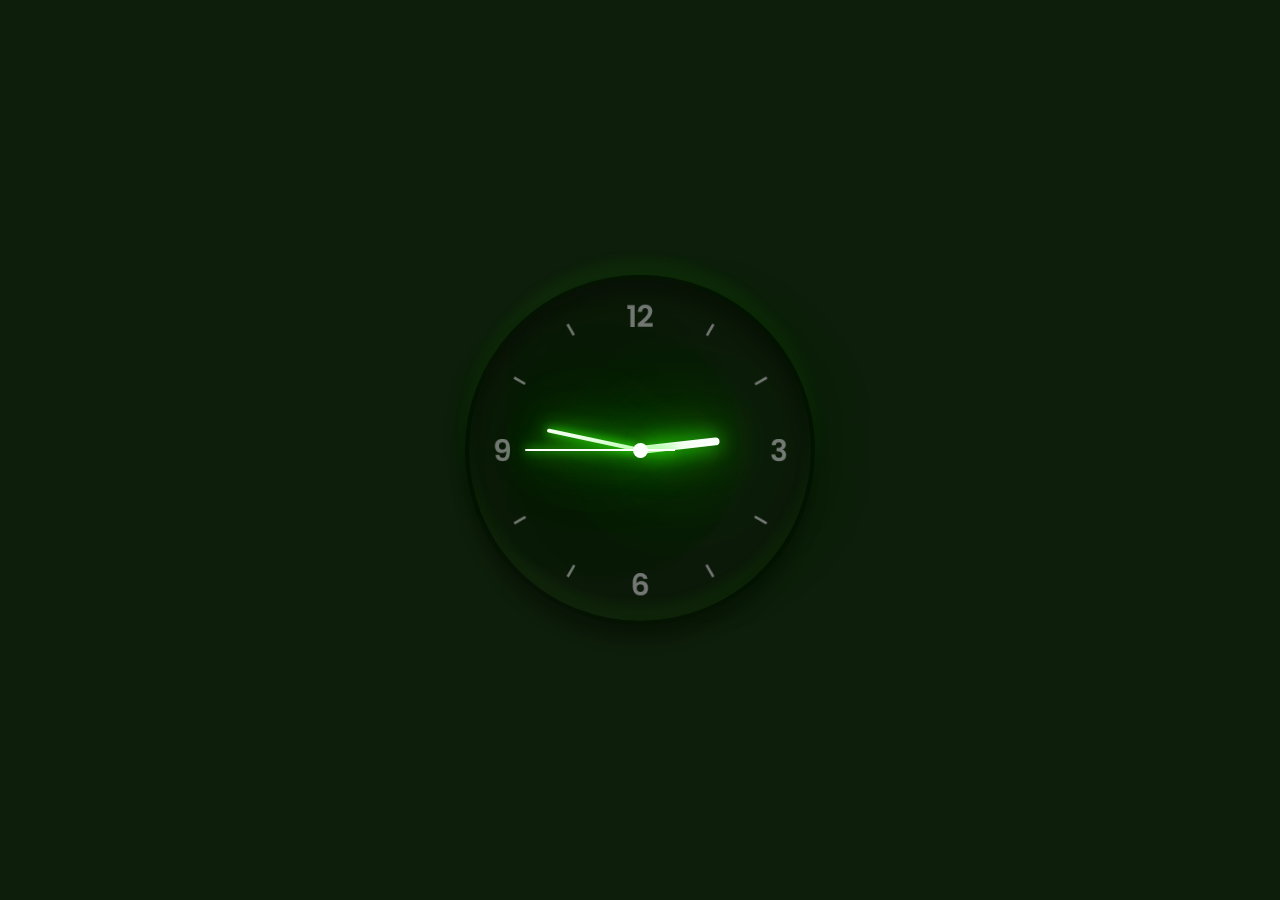
<file: Clock/index.html>
<!DOCTYPE html>
<html>
<head>
	<title>Clock</title>
	<meta charset="utf-8">
	<link rel="stylesheet" type="text/css" href="style.css">
</head>
<body>
	<div class="clock">
		<div class="hour">
			<div class="hr" id="hr"></div>
		</div>
		<div class="min">
			<div class="mn" id="mn"></div>
		</div>
		<div class="sec">
			<div class="sc" id="sc"></div>
		</div>
	</div>
	<script type="text/javascript" src="main.js"></script>
</body>
</html>
</file>
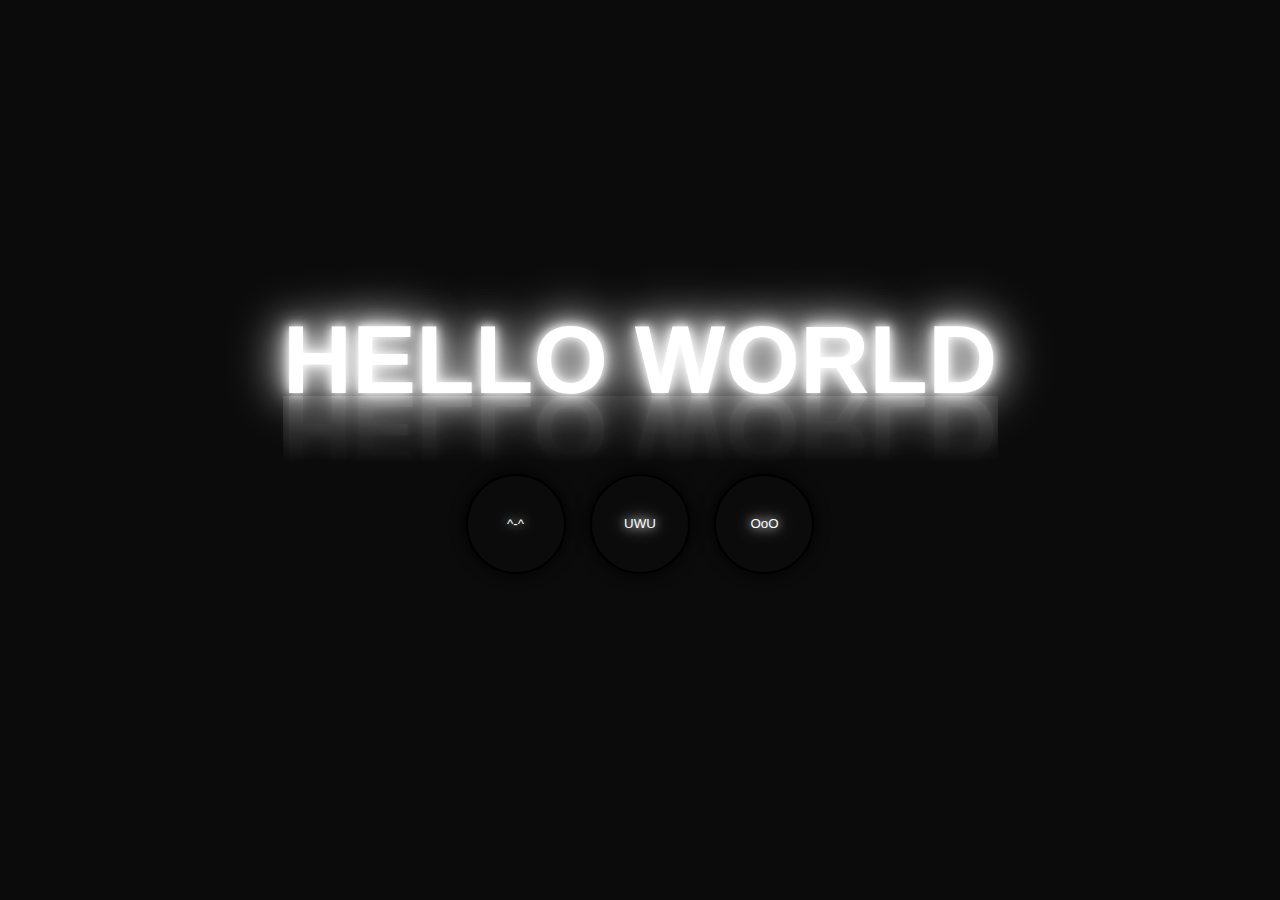
<file: Color Changer/index.html>
<!DOCTYPE html>
<html>
<head>
	<title>
		Color Changer
	</title>
	<link rel="stylesheet" type="text/css" href="style.css">
</head>
<body >
	<div class="container">
		<div class="text-container">
			<h2 contenteditable="true" class="text">Hello World</h2>
		</div>
		<div class="button-container">
			<button class="button1" id="1" onclick="colorChange(this)">^-^</button>
			<button class="button2" id="2" onclick="colorChange(this)">UWU</button>
			<button class="button3" id="3" onclick="colorChange(this)">OoO</button>
		</div>
	</div>
	<script type="text/javascript" src="main.js"></script>
</body>
</html>
</file>
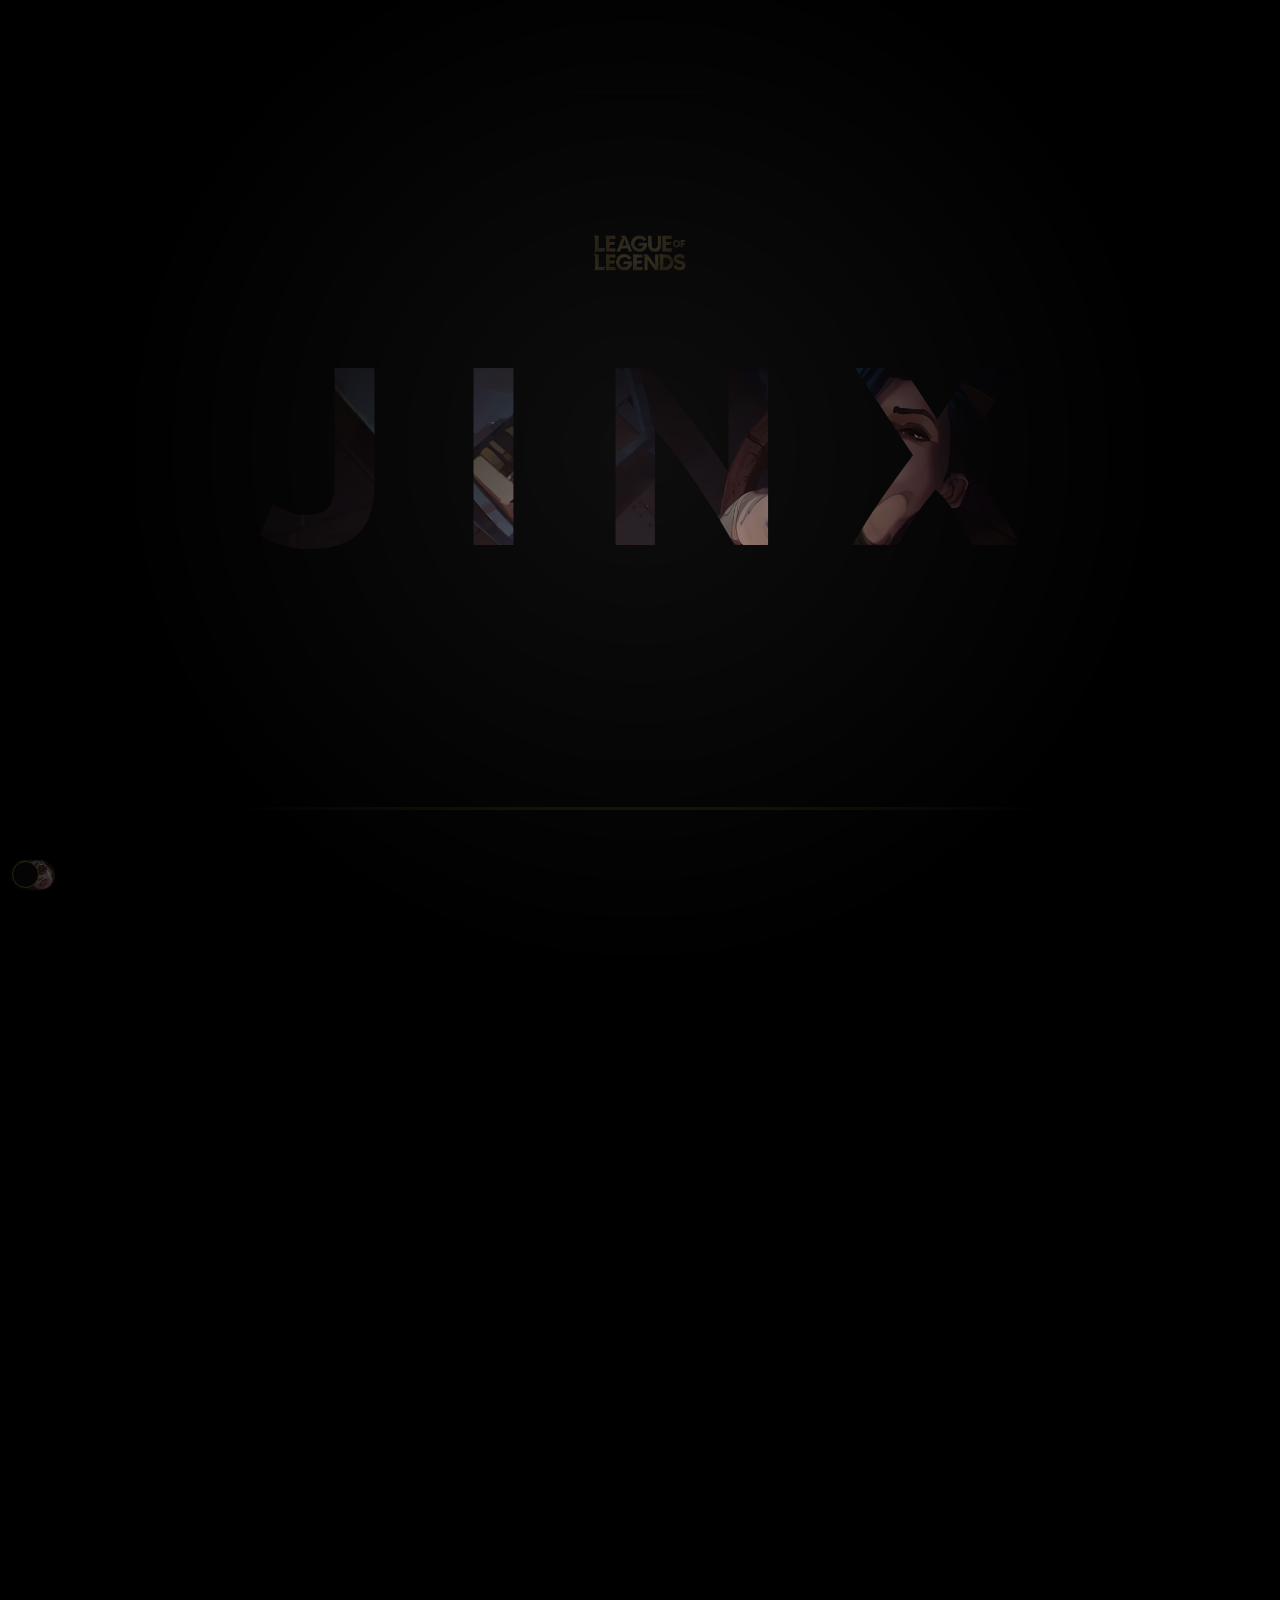
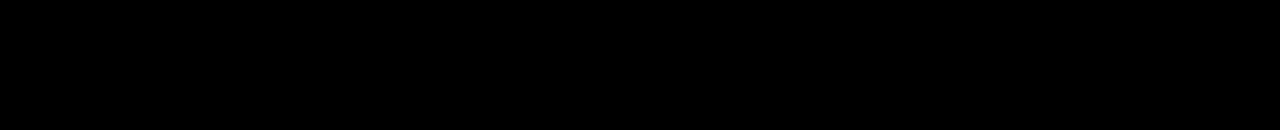
<file: Empty/index.html>
<!DOCTYPE html>
<html>
<head>
	<title>
		Empty
	</title>
	<script type="text/javascript" src="main.js"></script>
	<link rel="stylesheet" type="text/css" href="style.css">
</head>
<body>
	<div class="light" id="light"></div>
	<section>
		<div class="border"></div>
		<img src="images/logo.png">
		<div class="textbox">
			<h1>
				<span id="t">j</span>
				<span id="t">i</span>
				<span id="t">n</span>
				<span id="t">x</span>
			</h1>
		</div>
		<div class="lcBox">
			<label class="switch">
				<input type="checkbox" onclick="realPlayMusic()" id="checker">
				<span class="slider round"></span>
			</label>
		</div>
	</section>
</body>
</html>
</file>
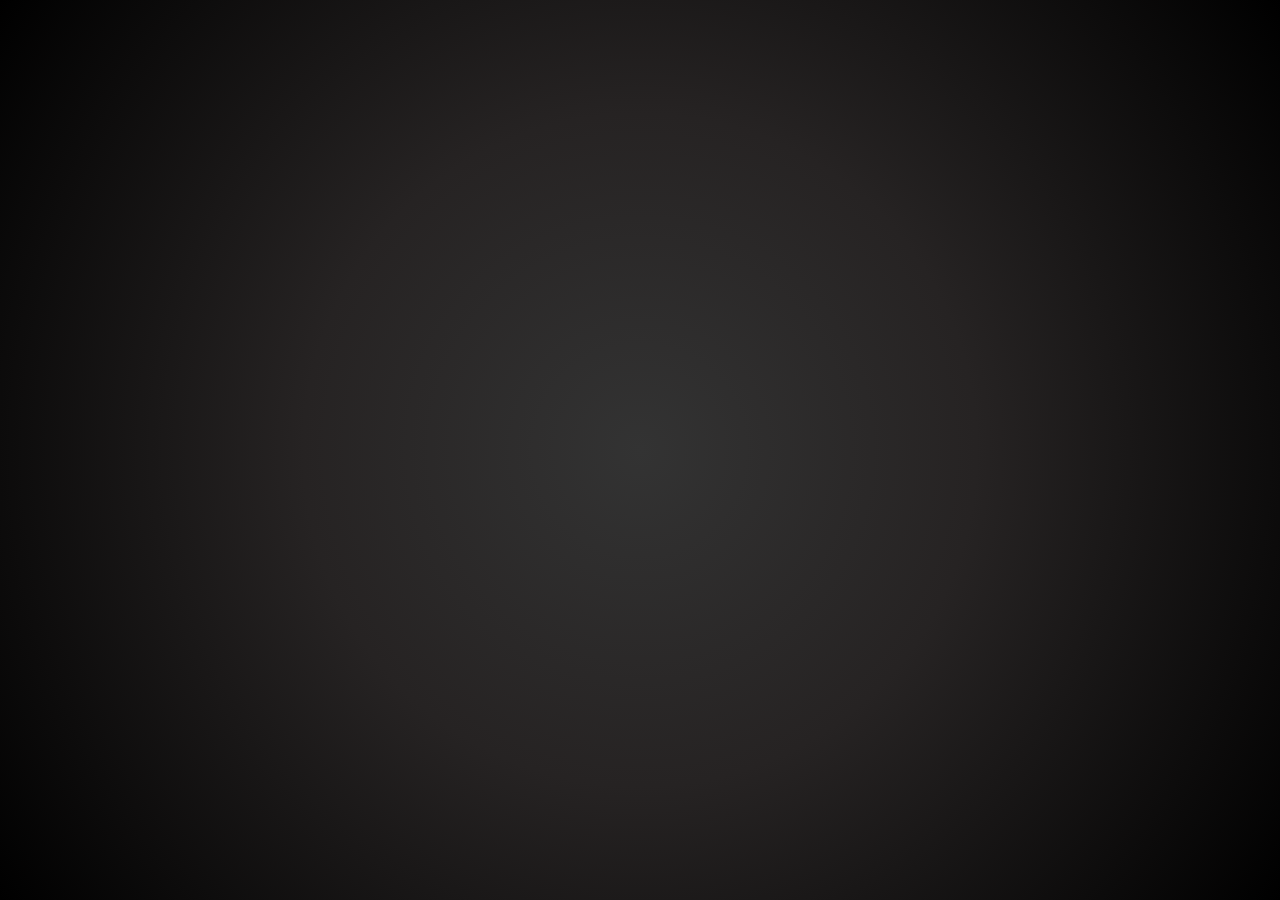
<file: GoodBye/index.html>
<!DOCTYPE html>
<html>
<head>
	<title>Hi ;)</title>
	<link rel="stylesheet" type="text/css" href="style.css">
</head>
<body id="body" onclick="textshow()">
    <h2 id="rick">Say Goodbye</h2>
	
	<script type="text/javascript" src="main.js"></script>
</body>
</html>
</file>
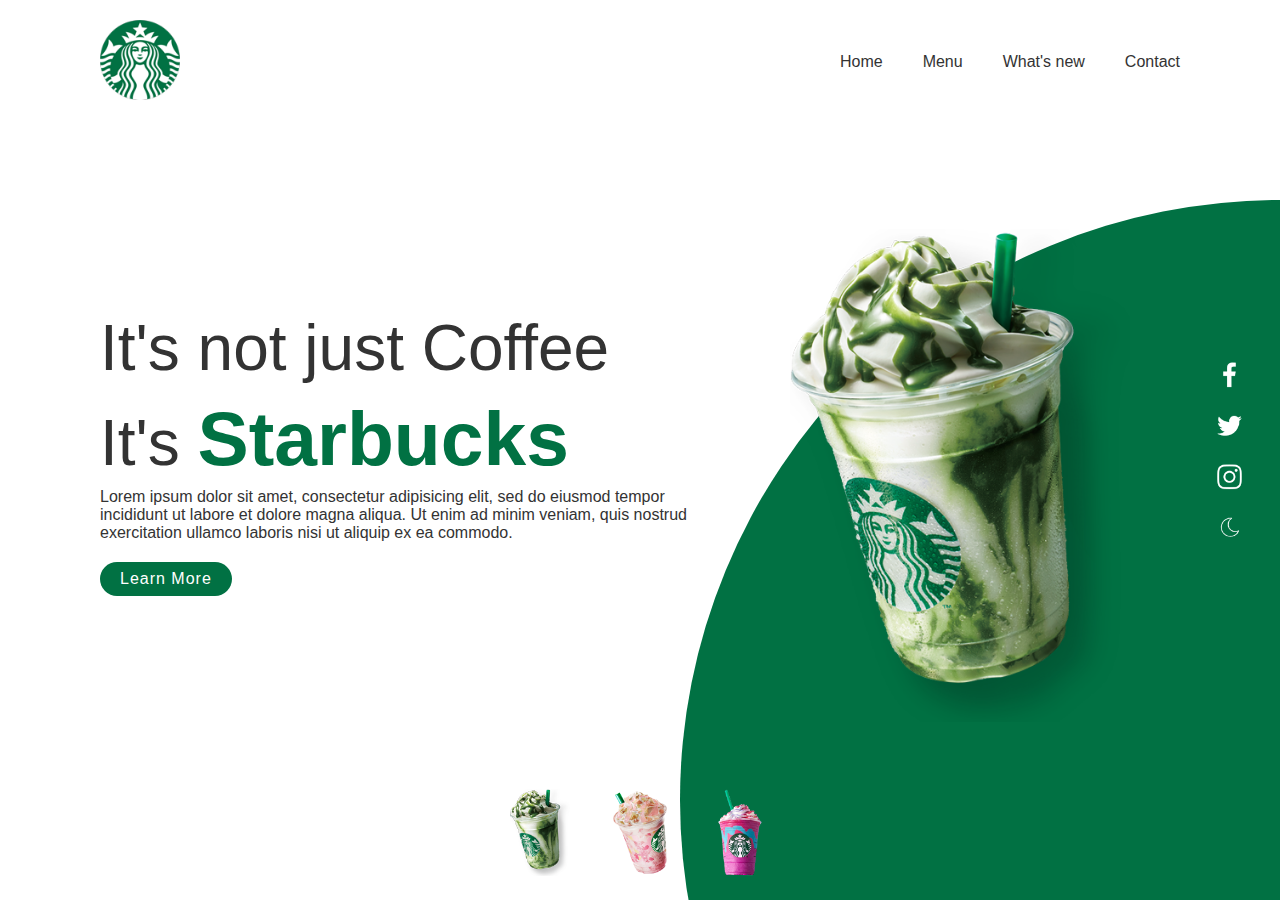
<file: Landing page 1/index.html>
<!DOCTYPE html>
<html>
<head>
	<meta charset="utf-8">
	<title>Star bucks landing page</title>
	<link rel="stylesheet" type="text/css" href="style.css">

	<script type="text/javascript" src="main.js"></script>
</head>
<body>
	<section>
		<div class="circle"></div>
		<header>
			<a href="#">
				<img src="images/logo.png" class="logo">
			</a>
			<ul>
				<li><a href="#" id="effc">Home</a></li>
				<li><a href="#" id="effc">Menu</a></li>
				<li><a href="#" id="effc">What's new</a></li>
				<li><a href="#" id="effc">Contact</a></li>
			</ul>
		</header>
		<div class="content">
			<div class="textBox">
				<h2>It's not just Coffee<br>
					It's <span class="texter">Starbucks</span>
				</h2>
				<p>
					Lorem ipsum dolor sit amet, consectetur adipisicing elit, sed do eiusmod
					tempor incididunt ut labore et dolore magna aliqua. Ut enim ad minim veniam,
					quis nostrud exercitation ullamco laboris nisi ut aliquip ex ea commodo.
				</p>
				<a href="#" id="effc">Learn More</a>
			</div>
			<div class="imgBox">
				<img src="images/img1.png" class="starbucks"></img>
			</div>
		</div>
		<ul class="thumb">
			<li><img src="images/thumb1.png" onclick="imgSlider('images/img1.png');changeCircleColor('#017143')"></li>
			<li><img src="images/thumb2.png" onclick="imgSlider('images/img2.png');changeCircleColor('#eb7495')"></li>
			<li><img src="images/thumb3.png" onclick="imgSlider('images/img3.png');changeCircleColor('#d752b1')"></li>
		</ul>
		<ul class="sci">
			<li><a href="#"><img src="images/facebook.png"></a></li>
			<li><a href="#"><img src="images/twitter.png"></a></li>
			<li><a href="#"><img src="images/instagram.png"></a></li>
			<li><a href="#"><img src="images/moon.png" onclick="darkmode()"></a></li>
		</ul>
	</section>
</body>
</html>
</file>
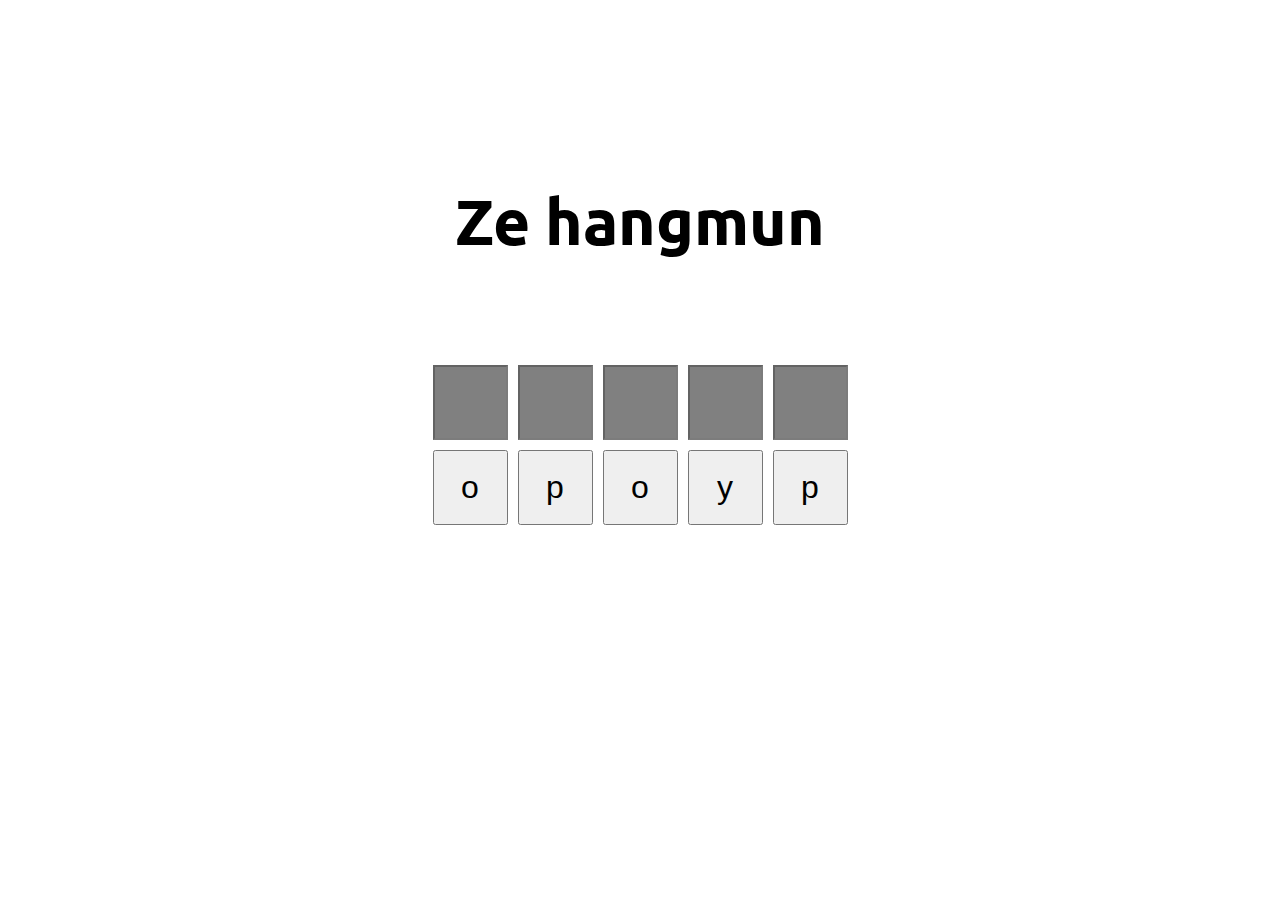
<file: rearrange words/index.html>
<!DOCTYPE html>
<html>
<head>
	<title>ze hangmun</title>
	<link rel="stylesheet" type="text/css" href="style.css">
	<script type="text/javascript" src="main.js"></script>
</head>
<body>
	<section>
		<h1>Ze hangmun</h1>
		<div class="gameArea">
			<div class="gameBox">
				<div class="answerBox" id="answerBox">
				</div>
				<div class="wrongBox" id = "wrongBox">
				</div>
			</div>
		</div>
	</section>
</body>
</html>
</file>
<file: Clock/style.css>
*
{
	margin: 0;
	padding: 0;
	box-sizing: border-box;
}

body
{
	display: flex;
	justify-content: center;
	align-items: center;
	min-height: 100vh;
	background: #0D1E0A;
}

.clock
{
	width: 350px;
	height: 350px;
	display: flex;
	justify-content: center;
	align-items: center;
	background: url(images/clock.png);
	background-color: #0E190B; 
	background-size: cover; 
	border: 4px solid #061304;
	border-radius: 50%;
	box-shadow: 0 -15px 15px rgba(52,255,16,0.05),
	inset 0 -15px 15px rgba(52,255,16,0.05),
	0 15px 15px rgba(0,0,0,0.3),
	inset 0 15px 15px rgba(0,0,0,0.3);
}

.clock:before
{
	content: '';
	position: absolute;
	width: 15px;
	height: 15px;
	background: #fff;
	border-radius: 50%;
	z-index: 10000;
}

.clock .hour,
.clock .min,
.clock .sec
{
	position: absolute;
}

.clock .hour, .hr
{
	width: 160px;
	height: 160px;
}

.clock .min, .mn
{
	width: 190px;
	height: 190px;
}

.clock .sec, .sc
{
	width: 230px;
	height: 230px;
}

.hr, .mn, .sc{
	display: flex;
	justify-content: center;
	/*align-items: center;*/
	position: absolute;
	border-radius: 50%;
}

.hr:before
{
	content: '';
	position: absolute;
	width: 8px;
	height: 80px;
	background: #fff;
	box-shadow: 0 0 20px #34FF10,
	0 0 40px #34FF10,
	0 0 80px #34FF10,
	0 0 160px #34FF10,
	0 0 200px #34FF10,
	0 0 240px #34FF10;
	z-index: 10;
	border-radius: 6px 6px 0 0;
}

.mn:before
{
	content: '';
	position: absolute;
	width: 4px;
	height: 90px;
	background: #fff;
	box-shadow: 0 0 10px #34FF10,
	0 0 20px #34FF10,
	0 0 40px #34FF10,
	0 0 80px #34FF10,
	0 0 160px #34FF10,
	0 0 200px #34FF10;
	z-index: 11;
	border-radius: 6px 6px 0 0;
}

.sc:before
{
	content: '';
	position: absolute;
	width: 2px;
	height: 150px;
	background: #fff;
	box-shadow: 0 0 10px #34FF10,
	0 0 20px #34FF10,
	0 0 40px #34FF10,
	0 0 80px #34FF10,
	0 0 160px #34FF10,
	0 0 200px #34FF10;
	z-index: 12;
	border-radius: 6px 6px 0 0;
}
</file>
<file: Color Changer/style.css>
*
{
	margin: 0;
	padding: 0;
	box-sizing: border-box;
	font-family: arial;
}

:root{
	--bgcolor: #0A0B0A;
	--glowvar: #fff;
	--b1color: #F3FF00;
	--b2color: #4DFF00;
	--b3color: #FF4D00;
}

body{
	display: flex;
	justify-content: center;
	align-items: center;
	min-height: 100vh;
	background-color: var(--bgcolor);
}

h2{
	text-align: center;
	font-size: 6em;
	color: white;
	text-transform: uppercase;
	width: 100%;
	text-align: center;
	-webkit-box-reflect:below 1px linear-gradient(transparent,#0004);
	line-height: 0.70em;
	outline: none;
	text-shadow: 0 0 10px var(--glowvar),
	0 0 20px var(--glowvar),
	0 0 40px var(--glowvar),
	0 0 60px var(--glowvar);
	animation: animate 4s linear infinite;
}

@keyframes animate{
	0%,18%,20%,50.1%,65.1%,70%,80%,90.1%,92%
	{
		color: #fff;
		text-shadow:0 0 10px var(--glowvar),
	0 0 20px var(--glowvar),
	0 0 40px var(--glowvar);
	}
	18.1%,20.1%,30%,50%,60.1%,65%,70.1%,80.1%,90%,92.1%,100%{
		color: #fff;
		text-shadow:0 0 10px var(--glowvar),
	0 0 20px var(--glowvar),
	0 0 40px var(--glowvar),
	0 0 60px var(--glowvar);
	}
}

.container{
	text-align: center;
}

.text-container{
	padding-bottom: 80px;
}

.button-container{

}

button
{
	margin-left: 10px;
	margin-right: 10px;
	background-color: var(--bgcolor);
	border: 2px solid black;
	height: 100px;
	width:100px;
	border-radius: 50%;
	box-shadow: 0 0 15px black;
	color: #fff;
	text-shadow: 0 0 10px #fff,
	0 0 20px #FFF;
}

.button1:hover
{
	margin-left: 10px;
	margin-right: 10px;
	background-color: var(--bgcolor);
	border: 2px solid var(--b1color);
	height: 100px;
	width:100px;
	border-radius: 50%;
	box-shadow: 0 -10px 15px rgba(243,255,0,0.2),
	inset 0 -10px 15px rgba(243,255,0,0.2),
	0 10px 15px rgba(0,0,0,0.3),
	inset 0 10px 15px rgba(0,0,0,0.3);
	color: var(--b1color);
	text-shadow:0 0 69px var(--b1color);
	transition: 0.5s;
}

.button2:hover
{
	margin-left: 10px;
	margin-right: 10px;
	background-color: var(--bgcolor);
	border: 2px solid var(--b2color);
	height: 100px;
	width:100px;
	border-radius: 50%;
	box-shadow: 0 -10px 15px rgba(77,255,0,0.2),
	inset 0 -10px 15px rgba(77,255,0,0.2),
	0 10px 15px rgba(0,0,0,0.3),
	inset 0 10px 15px rgba(0,0,0,0.3);
	color: var(--b2color);
	text-shadow:0 0 69px var(--b2color);
	transition: 0.5s;
}

.button3:hover
{
	margin-left: 10px;
	margin-right: 10px;
	background-color: var(--bgcolor);
	border: 2px solid var(--b3color);
	height: 100px;
	width:100px;
	border-radius: 50%;
	box-shadow: 0 -10px 15px rgba(255,77,0,0.2),
	inset 0 -10px 15px rgba(255,77,0,0.2),
	0 10px 15px rgba(0,0,0,0.3),
	inset 0 10px 15px rgba(0,0,0,0.3);
	color: var(--b3color);
	text-shadow:0 0 69px var(--b3color);
	transition: 0.5s;
}

.active
{
	font-size: 1em;
	margin-left: 10px;
	margin-right: 10px;
	background-color: var(--bgcolor);
	border: 5px solid var(--glowvar);
	height: 100px;
	width:100px;
	border-radius: 50%;
	box-shadow:
	0 10px 15px rgba(0,0,0,0.3),
	inset 0 10px 15px rgba(0,0,0,0.3);
	color: var(--glowvar);
	text-shadow:0 0 69px var(--glowvar);
	transition: 0.5s;
}
</file>
<file: Empty/style.css>
@import url('https://fonts.googleapis.com/css2?family=Comfortaa:wght@400;600&family=Merriweather&family=Righteous&family=Ubuntu:wght@300&display=swap');

*{
	margin: 0;
	padding: 0;
	box-sizing: border-box;
}

:root{
	--glowcolor: #fff;
}

body{
	display: flex;
	justify-content: center;
	align-items: center;
	min-height: 100vh;
	overflow: hidden;
	font-family: 'Comfortaa', cursive;
	font-family: 'Merriweather', serif;
	font-family: 'Ubuntu', sans-serif;
	background-color: #0E0E0E;
}

section{
	display: flex;
	justify-content: center;
	align-items: center;
}

h1{
	font-size: 20vw;
	text-align: center;
	text-transform: uppercase;
	line-height: 0.8em;
	text-shadow: 0 0 10px;
	background-image: url('images/bg.jpg');
	background-size: cover;
	background-clip: text;
	-webkit-background-clip: text;
	color: transparent;
	outline: none;
	transition: 2s ease-in-out;
}

.textBox{
	-webkit-box-reflect:below 0px linear-gradient(transparent,transparent, #0004);
	cursor: default;
}

#t{
	-webkit-transition-duration: 2s;
}

#t:hover{
	background: -webkit-linear-gradient(#eee, transparent, transparent, black);
	-webkit-background-clip: text;
	-webkit-text-fill-color: transparent;
}

img{
	position: absolute;
	top: 25%;
	width:100px;
	filter: opacity(30%);
}

/*switch*/
.lcBox{
	position: absolute;
	bottom: 0;
	left: 0;
	padding: 10px;
	opacity: 30%;
	z-index: 3;
}

.switch {
	position: relative;
	display: inline-block;
	width: 45px;
	height: 30px;
}

.switch input { 
	opacity: 0;
	width: 0;
	height: 0;
}

.slider {
	position: absolute;
	cursor: pointer;
	top: 0;
	left: 0;
	right: 0;
	bottom: 0;
	background-color: #ccc;
	-webkit-transition: .4s;
	transition: .4s;
}

.slider:before {
	position: absolute;
	content: "";
	height: 25px;
	width: 25px;
	left: 2px;
	bottom: 2px;
	background-color: #0E0E0E;
	border: 1px solid #9C8000;
	transition: .4s;
}

input:checked + .slider {
	background-color: #0E0E0E;
}

input:focus + .slider {
	box-shadow: 0 0 1px #2196F3;
}

input:checked + .slider:before {
	transform: translateX(15px);
}

/* Rounded sliders */
.slider.round {
	border-radius: 34px;
	background-image: url('images/jinx1.jpg');
	background-size: cover;
}

.slider.round:before {
	border-radius: 50%;
}

.border{
	z-index: -1;
	position: absolute;
	top: 10vh;
	left: 5vw;
	width: 90vw;
	height: 80vh;
	border-width: 3px;
	border-style: solid;
	border-image: 
	linear-gradient(
		to top, 
		rgba(124, 106, 24, 0.5), 
		rgba(0, 0, 0, 0)
		) 10% 5% 10%;
	animation: upNdown 10s alternate infinite ease-in-out;
}

@keyframes upNdown{
	to{
		border-image: 
		linear-gradient(
		to bottom, 
		rgba(124, 106, 24, 0.5), 
		rgba(0, 0, 0, 0)
		) 10% 5% 10%;
	}
}

.light{
	position: absolute;
	width: 200vw;
	height: 200vw;
	background: rgb(179,160,0);
	background: radial-gradient(circle, rgba(179,160,0,0) 0%, rgba(0,0,0,1) 30%);
	z-index: 2;
	background-blend-mode: overlay;
}
</file>
<file: GoodBye/style.css>
*{
	margin: 0;
	padding: 0;
	box-sizing: border-box;
	font-family: arial;
}

body{
	display: flex;
	justify-content: center;
	align-items: center;
	min-height: 100vh;
	background: rgb(51,51,51);
	background: radial-gradient(circle, rgba(51,51,51,1) 0%, rgba(38,35,35,1) 43%, rgba(0,0,0,1) 100%);
}

h2{
	display: none;
	position: relative;
	font-size: 6em;
	letter-spacing: 15px;
	color: #0A0808;
	text-transform: uppercase;
	width: 100%;
	text-align: center;
	-webkit-box-reflect:below 1px linear-gradient(transparent,#0004);
	line-height: 0.70em;
	outline: none;
	animation: animate 4s linear infinite;
}

/*LOL DEEZ NUTS*/

@keyframes animate{
	0%,5%,10%,15%
	{
		color: #0A0808;
		text-shadow: none;
	}
	1%,5.1%,10.1%,15.1%{
		color: #fff;
		text-shadow: 0 0 10px #00F7FF,
		0 0 20px #00F7FF,
		0 0 40px #00F7FF,
		0 0 80px #00F7FF,
		0 0 160px #00F7FF;
	}
}
</file>
<file: Landing page 1/style.css>
:root{
	--mcolor: #fff;
	--scolor: #017143;
	--tcolor: #333;
	/*#060F06*/
}
*{
	margin: 0;
	padding: 0;
	box-sizing: border-box;
	font-family: sans-serif;
}
section{
	position: relative;
	width: 100%;
	min-height: 100vh;
	padding: 100px;
	display: flex;
	justify-content: space-between;
	align-items: center;
	background: var(--mcolor);
	transition: 0.5s ;
	transition-timing-function: ease-in-out;
}
header{
	position: absolute;
	top: 0;
	left: 0;
	width:100%;
	padding: 20px 100px;
	display: flex;
	justify-content: space-between;
	align-items: center;
}
header .logo{
	position: relative;
	max-width: 80px;
}
header ul{
	position: relative;
	display: flex;
}
header ul li{
	list-style: none;
}
header ul li a{
	display: inline-block;
	color:var(--tcolor);
	font-weight: 400;
	margin-left: 40px;
	text-decoration: none;
}
.content{
	position: relative;
	width: 100%;
	display: flex;
	justify-content: space-between; 
	align-items: center;
}
.content .textBox{
	position: relative;
	max-width: 600px;
}
.content .textBox h2{
	color: var(--tcolor);
	font-size: 4em;
	line-height: 1.4em;
	font-weight: 500;
}
.content .textBox h2 span{
	color: var(--scolor);
	font-size: 1.2em;
	font-weight: 900;
}
.content .textBox p{
	color: var(--tcolor);
}
.content .textBox a{
	display: inline-block;
	margin-top: 20px;
	padding: 8px 20px;
	background: var(--scolor);
	color: #fff;
	border-radius: 40px;
	font-weight: 500;
	letter-spacing: 1px;
	text-decoration: none;
}
.content .imgBox{
	width: 600px;
	display: flex;
	justify-content: flex-end;
	padding-right: 50px;
	margin-top: 50px;
	transition: 0.5s;
	animation: animate 5s infinite;
}

@keyframes animate{
	0%{
		transform:scale(1);
	}
	50%{
		transform:scale(1.1) rotate(5deg);
	}
	100%{
		transform:scale(1);
	}
}

.content .imgBox img{
	max-width: 340px;
}
.thumb{
	position: absolute;
	left: 50%;
	bottom: 20px;
	transform: translateX(-50%);
	display: flex;
}
.thumb li{
	list-style: none;
	display: inline-block;
	margin: 0 20px;
	cursor: pointer;
	transition: 0.5s;
}
.thumb li:hover{
	transform: translateY(-15px);
}
.thumb li img{
	max-width: 60px;
}
.sci{
	position: absolute;
	top: 50%;
	right: 30px;
	transform: translateY(-50%);
	display: flex;
	justify-content: center;
	align-items: center;
	flex-direction: column; 
}
.sci li{
	list-style: none;
}
.sci li a{
	display: inline-block;
	margin: 5px 0;
	transform: scale(0.6);
	filter: invert(1);
}
.circle{
	position: absolute;
	top: 0;
	left: 0;
	width: 100%;
	height: 100%;
	background: var(--scolor);
	clip-path: circle(600px at right 800px);
}

#effc{
}

#effc:hover{
	transform: scale(1.1);
	text-shadow:0 0 3px rgb(20,24,20,0.5);
}
</file>
<file: rearrange words/style.css>
@import url('https://fonts.googleapis.com/css2?family=Comfortaa:wght@400;600&family=Merriweather&family=Permanent+Marker&family=Roboto+Mono:wght@500&family=Ubuntu:wght@300&display=swap');

*{
	margin: 0;
	padding: 0;
	box-sizing: border-box;
}

body{
	display: flex;
	align-items: center;
	justify-content: center;
	font-size: 2em;

	font-family: 'Comfortaa', cursive;
	font-family: 'Merriweather', serif;
	font-family: 'Permanent Marker', cursive;
	font-family: 'Roboto Mono', monospace;
	font-family: 'Ubuntu', sans-serif;
}

section{
	display: flex;
	align-items: center;
	justify-content: center;

	height: 100vh;
	width: 100vw;
}

h1{
	position: absolute;
	top: 20vh;
}

.gameArea{
	display: flex;
	justify-content: center;
}

.answerBox input{
	background-color: grey;
	color: white;
	text-align: center;
	font-size: 1em;
	height: 75px;
	width: 75px;
	margin: 0 5px;
	z-index: -5;
}

.wrongBox{
	margin: 10px 0;
}

.wrongBox button{
	text-align: center;
	font-size: 1em;
	margin: 0 5px;
	height: 75px;
	width: 75px;
}

#randomWord{
	text-align: center;
	margin: 10px 0;
	letter-spacing: 10px;
}
</file>
